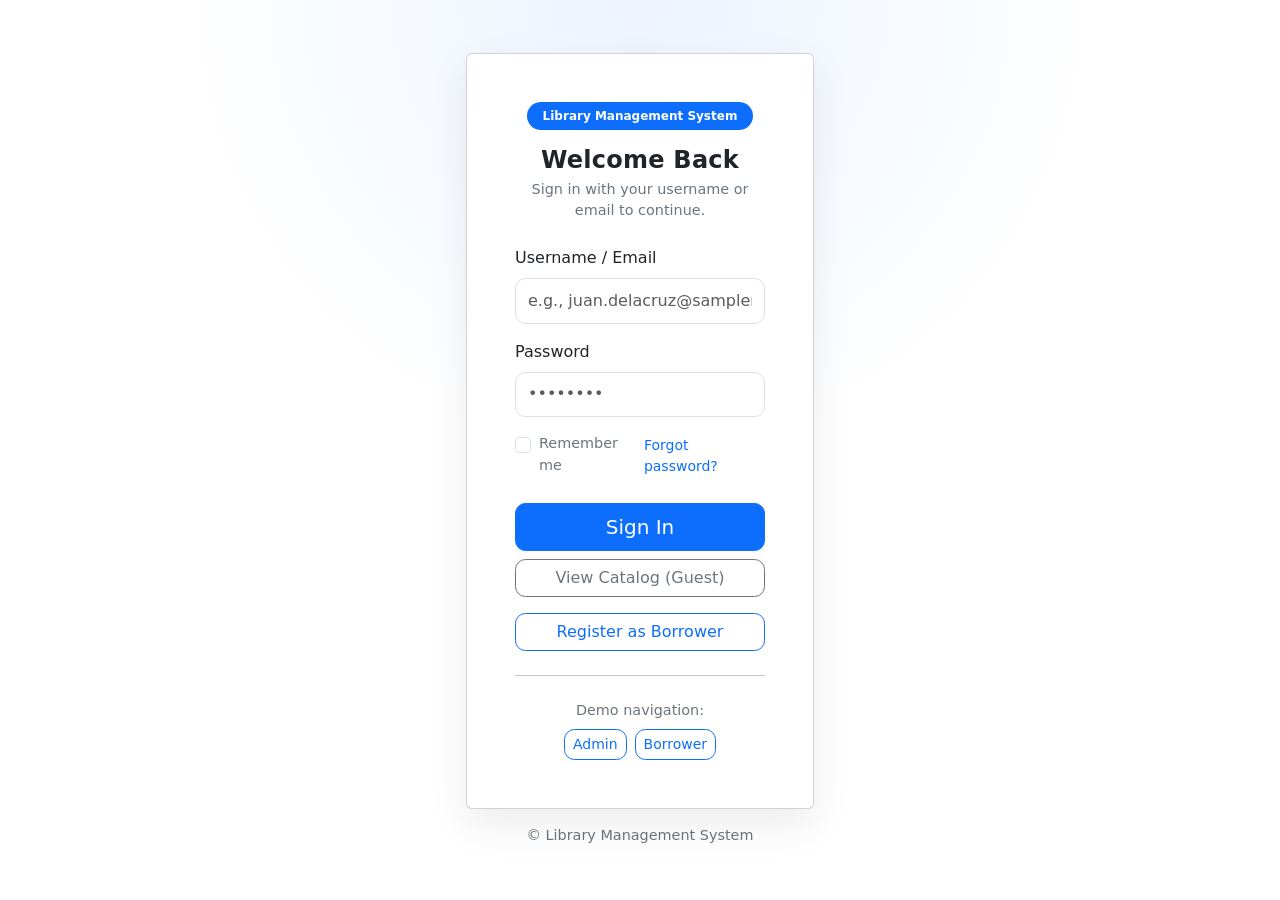
<file: index.html>
<!doctype html>
<html lang="en"><head>
  <meta charset="utf-8">
  <meta http-equiv="refresh" content="0; url=pages/login.html">
  <link rel="canonical" href="pages/login.html">
</head><body></body></html>
</file>
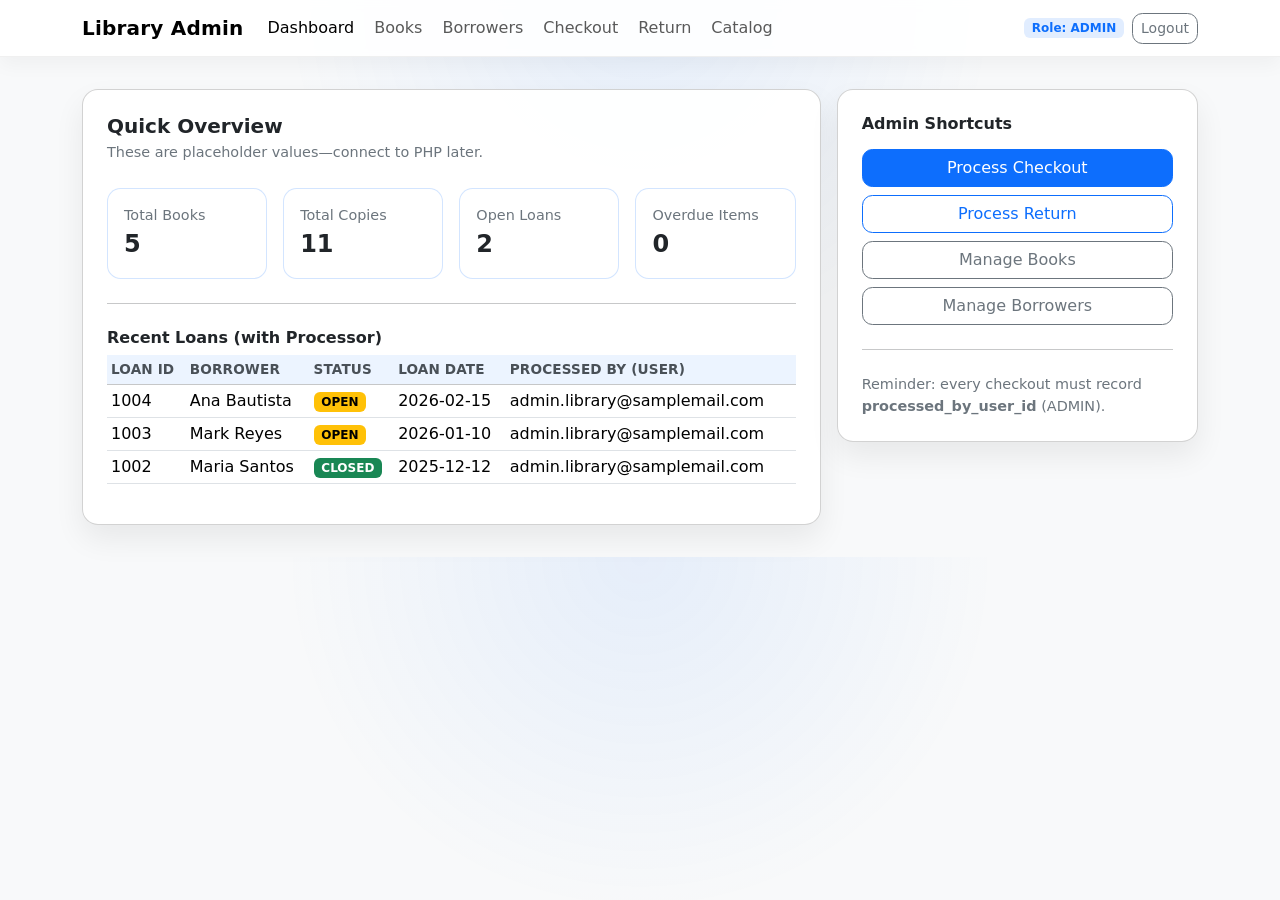
<file: pages/admin-dashboard.html>
<!doctype html>
<html lang="en">
<head>
  <meta charset="utf-8" />
  <meta name="viewport" content="width=device-width, initial-scale=1" />
  <title>Admin Dashboard — Library</title>
  <link rel="stylesheet" href="https://cdn.jsdelivr.net/npm/bootstrap@5.3.3/dist/css/bootstrap.min.css">
  <link rel="stylesheet" href="../assets/css/style.css">
</head>
<body>
<nav class="navbar navbar-expand-lg bg-white border-bottom sticky-top">
  <div class="container">
    <a class="navbar-brand fw-semibold" href="admin-dashboard.html">Library Admin</a>
    <button class="navbar-toggler" type="button" data-bs-toggle="collapse" data-bs-target="#navAdmin">
      <span class="navbar-toggler-icon"></span>
    </button>
    <div id="navAdmin" class="collapse navbar-collapse">
      <ul class="navbar-nav me-auto gap-lg-1">
        <li class="nav-item"><a class="nav-link active" href="admin-dashboard.html">Dashboard</a></li>
        <li class="nav-item"><a class="nav-link" href="books.html">Books</a></li>
        <li class="nav-item"><a class="nav-link" href="borrowers.html">Borrowers</a></li>
        <li class="nav-item"><a class="nav-link" href="checkout.html">Checkout</a></li>
        <li class="nav-item"><a class="nav-link" href="return.html">Return</a></li>
        <li class="nav-item"><a class="nav-link" href="catalog.html">Catalog</a></li>
      </ul>
      <div class="d-flex align-items-center gap-2">
        <span class="badge badge-soft">Role: ADMIN</span>
        <a class="btn btn-sm btn-outline-secondary" href="login.html">Logout</a>
      </div>
    </div>
  </div>
</nav>

<main class="container py-4">
  <div class="row g-3">
    <div class="col-12 col-lg-8">
      <div class="card p-4">
        <h5 class="mb-1">Quick Overview</h5>
        <p class="small-muted mb-4">These are placeholder values—connect to PHP later.</p>

        <div class="row g-3">
          <div class="col-6 col-md-3">
            <div class="border rounded p-3 bg-white">
              <div class="small-muted">Total Books</div>
              <div class="fs-4 fw-semibold">5</div>
            </div>
          </div>
          <div class="col-6 col-md-3">
            <div class="border rounded p-3 bg-white">
              <div class="small-muted">Total Copies</div>
              <div class="fs-4 fw-semibold">11</div>
            </div>
          </div>
          <div class="col-6 col-md-3">
            <div class="border rounded p-3 bg-white">
              <div class="small-muted">Open Loans</div>
              <div class="fs-4 fw-semibold">2</div>
            </div>
          </div>
          <div class="col-6 col-md-3">
            <div class="border rounded p-3 bg-white">
              <div class="small-muted">Overdue Items</div>
              <div class="fs-4 fw-semibold">0</div>
            </div>
          </div>
        </div>

        <hr class="my-4">

        <h6 class="mb-2">Recent Loans (with Processor)</h6>
        <div class="table-responsive">
          <table class="table table-sm align-middle">
            <thead class="table-light">
              <tr>
                <th>Loan ID</th>
                <th>Borrower</th>
                <th>Status</th>
                <th>Loan Date</th>
                <th>Processed By (User)</th>
              </tr>
            </thead>
            <tbody>
              <tr>
                <td>1004</td>
                <td>Ana Bautista</td>
                <td><span class="badge text-bg-warning">OPEN</span></td>
                <td>2026-02-15</td>
                <td>admin.library@samplemail.com</td>
              </tr>
              <tr>
                <td>1003</td>
                <td>Mark Reyes</td>
                <td><span class="badge text-bg-warning">OPEN</span></td>
                <td>2026-01-10</td>
                <td>admin.library@samplemail.com</td>
              </tr>
              <tr>
                <td>1002</td>
                <td>Maria Santos</td>
                <td><span class="badge text-bg-success">CLOSED</span></td>
                <td>2025-12-12</td>
                <td>admin.library@samplemail.com</td>
              </tr>
            </tbody>
          </table>
        </div>

      </div>
    </div>

    <div class="col-12 col-lg-4">
      <div class="card p-4">
        <h6 class="mb-3">Admin Shortcuts</h6>
        <div class="d-grid gap-2">
          <a class="btn btn-primary" href="checkout.html">Process Checkout</a>
          <a class="btn btn-outline-primary" href="return.html">Process Return</a>
          <a class="btn btn-outline-secondary" href="books.html">Manage Books</a>
          <a class="btn btn-outline-secondary" href="borrowers.html">Manage Borrowers</a>
        </div>
        <hr class="my-4">
        <div class="small-muted">
          Reminder: every checkout must record <b>processed_by_user_id</b> (ADMIN).
        </div>
      </div>
    </div>
  </div>
</main>

<script src="https://cdn.jsdelivr.net/npm/bootstrap@5.3.3/dist/js/bootstrap.bundle.min.js"></script>
</body>
</html>
</file>
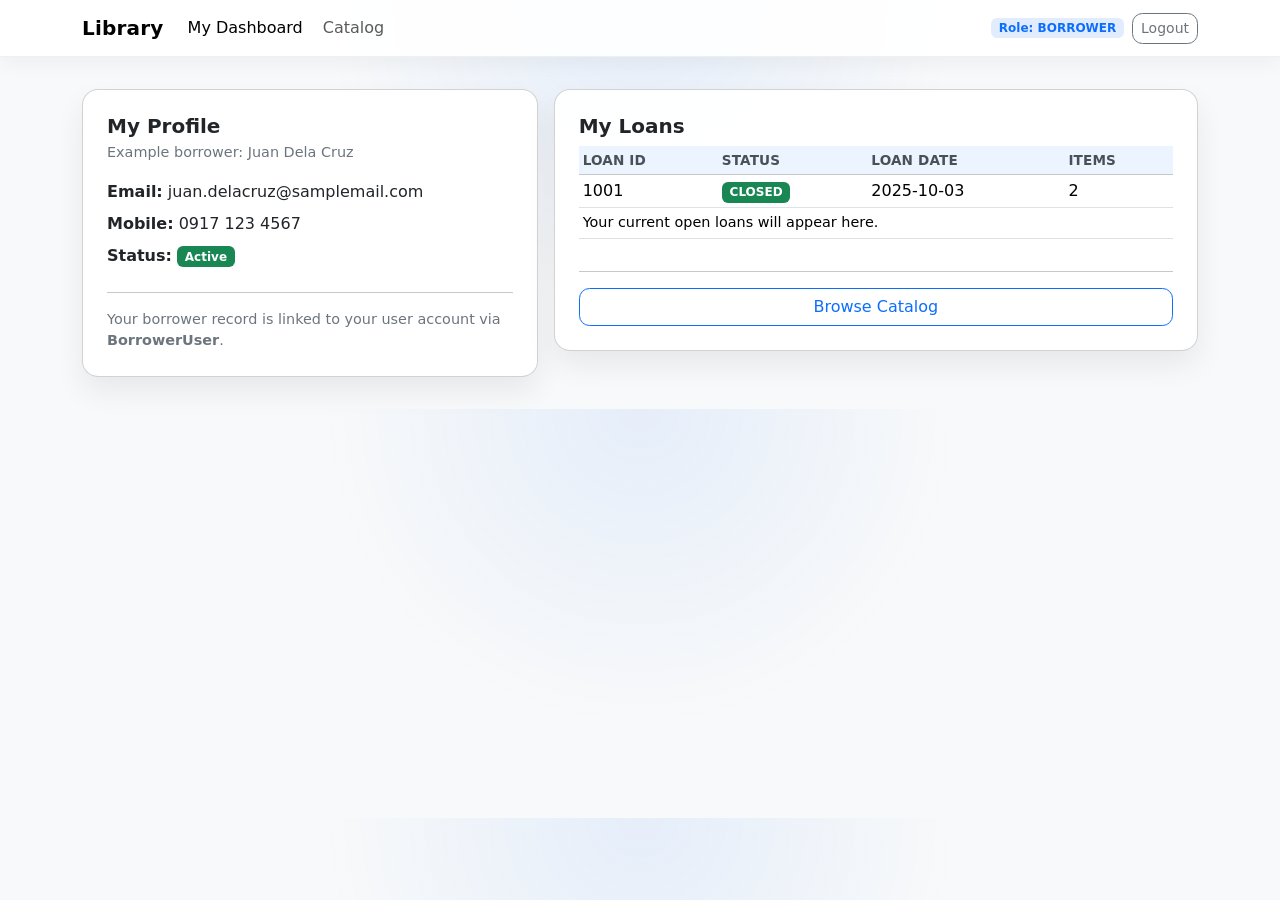
<file: pages/borrower-dashboard.html>
<!doctype html>
<html lang="en">
<head>
  <meta charset="utf-8" />
  <meta name="viewport" content="width=device-width, initial-scale=1" />
  <title>Borrower Dashboard — Library</title>
  <link rel="stylesheet" href="https://cdn.jsdelivr.net/npm/bootstrap@5.3.3/dist/css/bootstrap.min.css">
  <link rel="stylesheet" href="../assets/css/style.css">
</head>
<body>
<nav class="navbar navbar-expand-lg bg-white border-bottom sticky-top">
  <div class="container">
    <a class="navbar-brand fw-semibold" href="borrower-dashboard.html">Library</a>
    <button class="navbar-toggler" type="button" data-bs-toggle="collapse" data-bs-target="#navBorrower">
      <span class="navbar-toggler-icon"></span>
    </button>
    <div id="navBorrower" class="collapse navbar-collapse">
      <ul class="navbar-nav me-auto gap-lg-1">
        <li class="nav-item"><a class="nav-link active" href="borrower-dashboard.html">My Dashboard</a></li>
        <li class="nav-item"><a class="nav-link" href="catalog.html">Catalog</a></li>
      </ul>
      <div class="d-flex align-items-center gap-2">
        <span class="badge badge-soft">Role: BORROWER</span>
        <a class="btn btn-sm btn-outline-secondary" href="login.html">Logout</a>
      </div>
    </div>
  </div>
</nav>

<main class="container py-4">
  <div class="row g-3">
    <div class="col-12 col-lg-5">
      <div class="card p-4">
        <h5 class="mb-1">My Profile</h5>
        <p class="small-muted mb-3">Example borrower: Juan Dela Cruz</p>

        <div class="mb-2"><b>Email:</b> juan.delacruz@samplemail.com</div>
        <div class="mb-2"><b>Mobile:</b> 0917 123 4567</div>
        <div class="mb-2"><b>Status:</b> <span class="badge text-bg-success">Active</span></div>

        <hr class="my-3">
        <div class="small-muted">
          Your borrower record is linked to your user account via <b>BorrowerUser</b>.
        </div>
      </div>
    </div>

    <div class="col-12 col-lg-7">
      <div class="card p-4">
        <h5 class="mb-2">My Loans</h5>
        <div class="table-responsive">
          <table class="table table-sm align-middle">
            <thead class="table-light">
              <tr>
                <th>Loan ID</th>
                <th>Status</th>
                <th>Loan Date</th>
                <th>Items</th>
              </tr>
            </thead>
            <tbody>
              <tr>
                <td>1001</td>
                <td><span class="badge text-bg-success">CLOSED</span></td>
                <td>2025-10-03</td>
                <td>2</td>
              </tr>
              <tr>
                <td class="small-muted" colspan="4">Your current open loans will appear here.</td>
              </tr>
            </tbody>
          </table>
        </div>

        <hr class="my-3">
        <a class="btn btn-outline-primary" href="catalog.html">Browse Catalog</a>
      </div>
    </div>
  </div>
</main>

<script src="https://cdn.jsdelivr.net/npm/bootstrap@5.3.3/dist/js/bootstrap.bundle.min.js"></script>
</body>
</html>
</file>
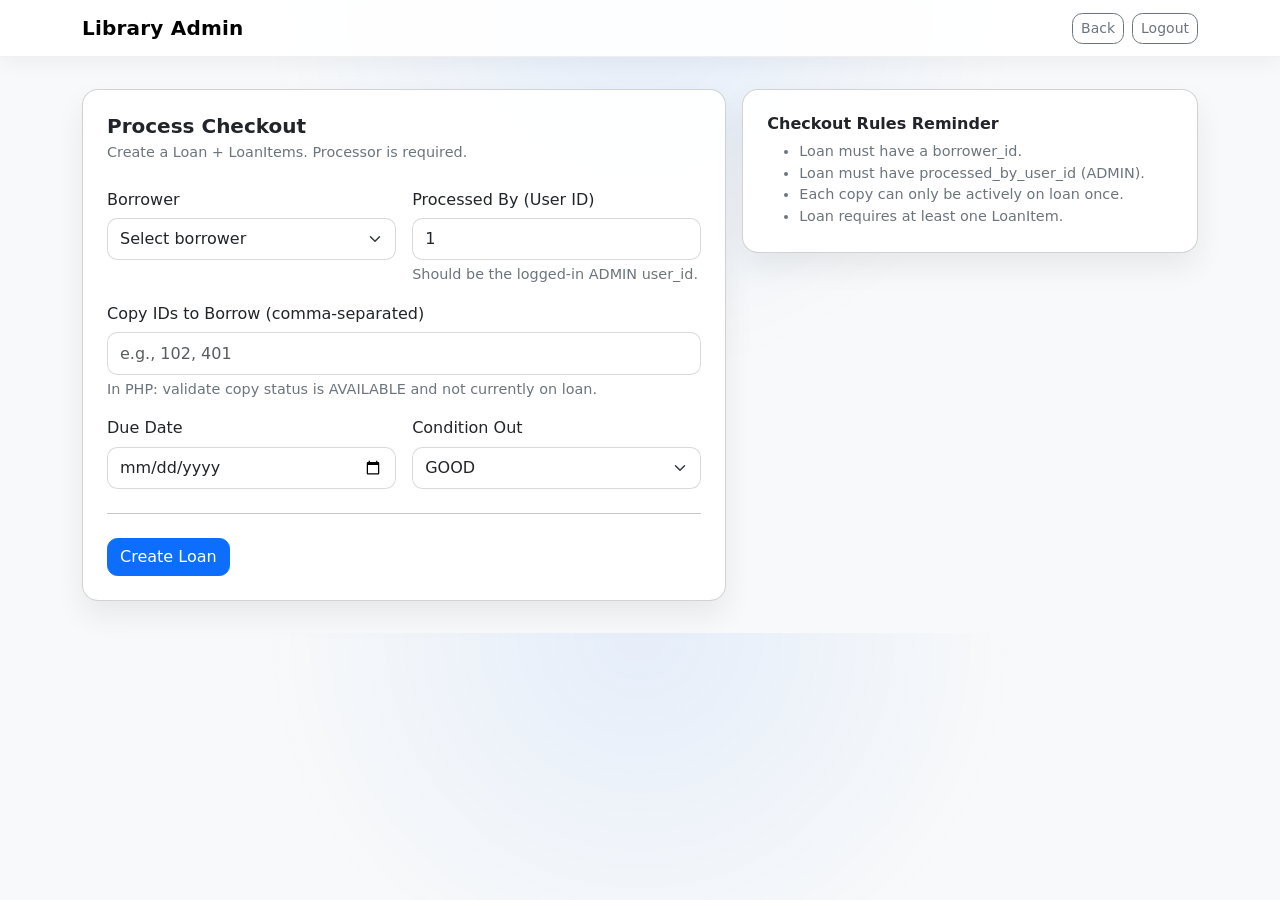
<file: pages/checkout.html>
<!doctype html>
<html lang="en">
<head>
  <meta charset="utf-8" />
  <meta name="viewport" content="width=device-width, initial-scale=1" />
  <title>Checkout — Admin</title>
  <link rel="stylesheet" href="https://cdn.jsdelivr.net/npm/bootstrap@5.3.3/dist/css/bootstrap.min.css">
  <link rel="stylesheet" href="../assets/css/style.css">
</head>
<body>
<nav class="navbar navbar-expand-lg bg-white border-bottom sticky-top">
  <div class="container">
    <a class="navbar-brand fw-semibold" href="admin-dashboard.html">Library Admin</a>
    <div class="ms-auto d-flex gap-2">
      <a class="btn btn-sm btn-outline-secondary" href="admin-dashboard.html">Back</a>
      <a class="btn btn-sm btn-outline-secondary" href="login.html">Logout</a>
    </div>
  </div>
</nav>

<main class="container py-4">
  <div class="row g-3">
    <div class="col-12 col-lg-7">
      <div class="card p-4">
        <h5 class="mb-1">Process Checkout</h5>
        <p class="small-muted mb-4">Create a Loan + LoanItems. Processor is required.</p>

        <!-- Later in PHP: action="../php/loans/create.php" method="POST" -->
        <form action="#" method="POST">
          <div class="row g-3">
            <div class="col-12 col-md-6">
              <label class="form-label">Borrower</label>
              <select class="form-select" name="borrower_id" required>
                <option value="">Select borrower</option>
                <option value="1">Juan Dela Cruz</option>
                <option value="2">Maria Santos</option>
                <option value="3">Mark Reyes</option>
                <option value="4">Ana Bautista</option>
                <option value="6">Grace Mendoza</option>
              </select>
            </div>

            <div class="col-12 col-md-6">
              <label class="form-label">Processed By (User ID)</label>
              <input class="form-control" name="processed_by_user_id" type="number" value="1" required>
              <div class="small-muted mt-1">Should be the logged-in ADMIN user_id.</div>
            </div>

            <div class="col-12">
              <label class="form-label">Copy IDs to Borrow (comma-separated)</label>
              <input class="form-control" name="copy_ids" placeholder="e.g., 102, 401" required>
              <div class="small-muted mt-1">In PHP: validate copy status is AVAILABLE and not currently on loan.</div>
            </div>

            <div class="col-12 col-md-6">
              <label class="form-label">Due Date</label>
              <input class="form-control" name="li_duedate" type="date" required>
            </div>

            <div class="col-12 col-md-6">
              <label class="form-label">Condition Out</label>
              <select class="form-select" name="condition_out" required>
                <option value="GOOD">GOOD</option>
                <option value="DAMAGED">DAMAGED</option>
              </select>
            </div>
          </div>

          <hr class="my-4">
          <button class="btn btn-primary" type="submit">Create Loan</button>
        </form>
      </div>
    </div>

    <div class="col-12 col-lg-5">
      <div class="card p-4">
        <h6 class="mb-2">Checkout Rules Reminder</h6>
        <ul class="small-muted mb-0">
          <li>Loan must have a borrower_id.</li>
          <li>Loan must have processed_by_user_id (ADMIN).</li>
          <li>Each copy can only be actively on loan once.</li>
          <li>Loan requires at least one LoanItem.</li>
        </ul>
      </div>
    </div>
  </div>
</main>

<script src="https://cdn.jsdelivr.net/npm/bootstrap@5.3.3/dist/js/bootstrap.bundle.min.js"></script>
</body>
</html>
</file>
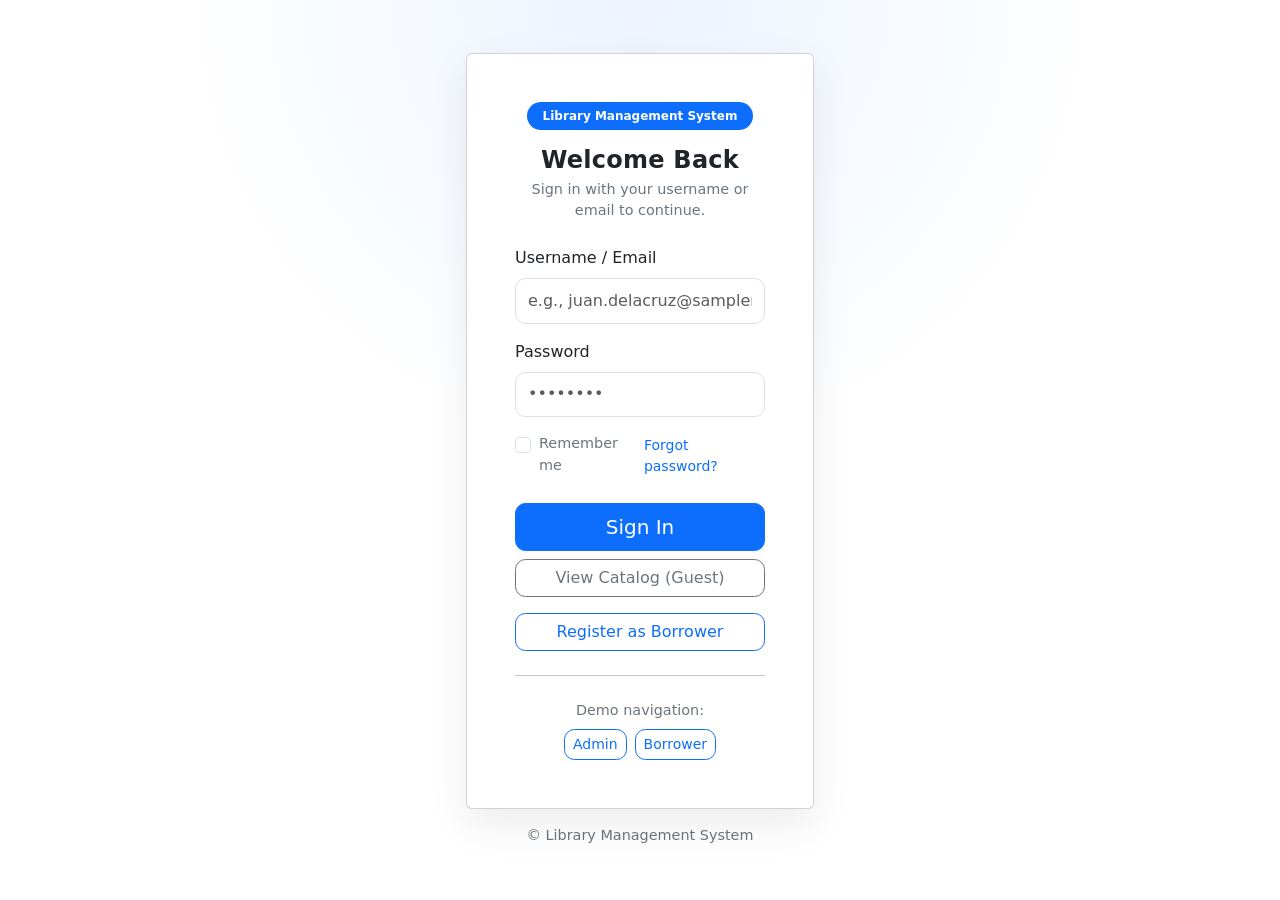
<file: pages/login.html>
<!doctype html>
<html lang="en">
<head>
  <meta charset="utf-8" />
  <meta name="viewport" content="width=device-width, initial-scale=1" />
  <title>Library System — Login</title>
  <link rel="stylesheet" href="https://cdn.jsdelivr.net/npm/bootstrap@5.3.3/dist/css/bootstrap.min.css">
  <link rel="stylesheet" href="../assets/css/style.css">
  <link rel="stylesheet" href="../bootstrap-5.3.3-dist/css/bootstrap.css">
</head>
<body>
  <div class="container app-shell d-flex align-items-center justify-content-center py-4 login-shell">
    <div class="row w-100 justify-content-center">
      <div class="col-12 col-sm-10 col-md-8 col-lg-5 col-xl-4">
        <div class="card p-4 p-md-5 login-card">
          <div class="login-header text-center mb-4">
            <div class="badge rounded-pill text-bg-primary px-3 py-2 mb-3">Library Management System</div>
            <h4 class="mb-1 fw-semibold">Welcome Back</h4>
            <p class="small-muted mb-0">Sign in with your username or email to continue.</p>
          </div>

          <!-- Later in PHP: action="../php/auth/login.php" method="POST" -->
          <form action="#" method="POST">
            <div class="mb-3">
              <label class="form-label fw-medium">Username / Email</label>
              <input class="form-control" name="username" type="text" placeholder="e.g., juan.delacruz@samplemail.com" required>
            </div>
            <div class="mb-3">
              <label class="form-label fw-medium">Password</label>
              <input class="form-control" name="password" type="password" placeholder="••••••••" required>
            </div>

            <div class="d-flex justify-content-between align-items-center mb-4">
              <div class="form-check">
                <input class="form-check-input" type="checkbox" value="1" id="rememberMe">
                <label class="form-check-label small-muted" for="rememberMe">Remember me</label>
              </div>
              <a class="small text-decoration-none" href="#">Forgot password?</a>
            </div>

            <div class="d-grid gap-2">
              <button class="btn btn-primary btn-lg" type="submit">Sign In</button>
              <a class="btn btn-outline-secondary" href="catalog.html">View Catalog (Guest)</a>
            </div>

            <div class="d-grid gap-2 mt-3">
              <a class="btn btn-outline-primary" href="register-borrower.html">Register as Borrower</a>
            </div>

            <hr class="my-4">
            <div class="small-muted text-center">
              Demo navigation:
              <div class="mt-2 d-flex gap-2 flex-wrap justify-content-center">
                <a class="btn btn-sm btn-outline-primary" href="admin-dashboard.html">Admin</a>
                <a class="btn btn-sm btn-outline-primary" href="borrower-dashboard.html">Borrower</a>
              </div>
            </div>
          </form>
        </div>

        <div class="text-center mt-3 small-muted">
          © Library Management System
        </div>
      </div>
    </div>
  </div>
</body>
</html>
</file>
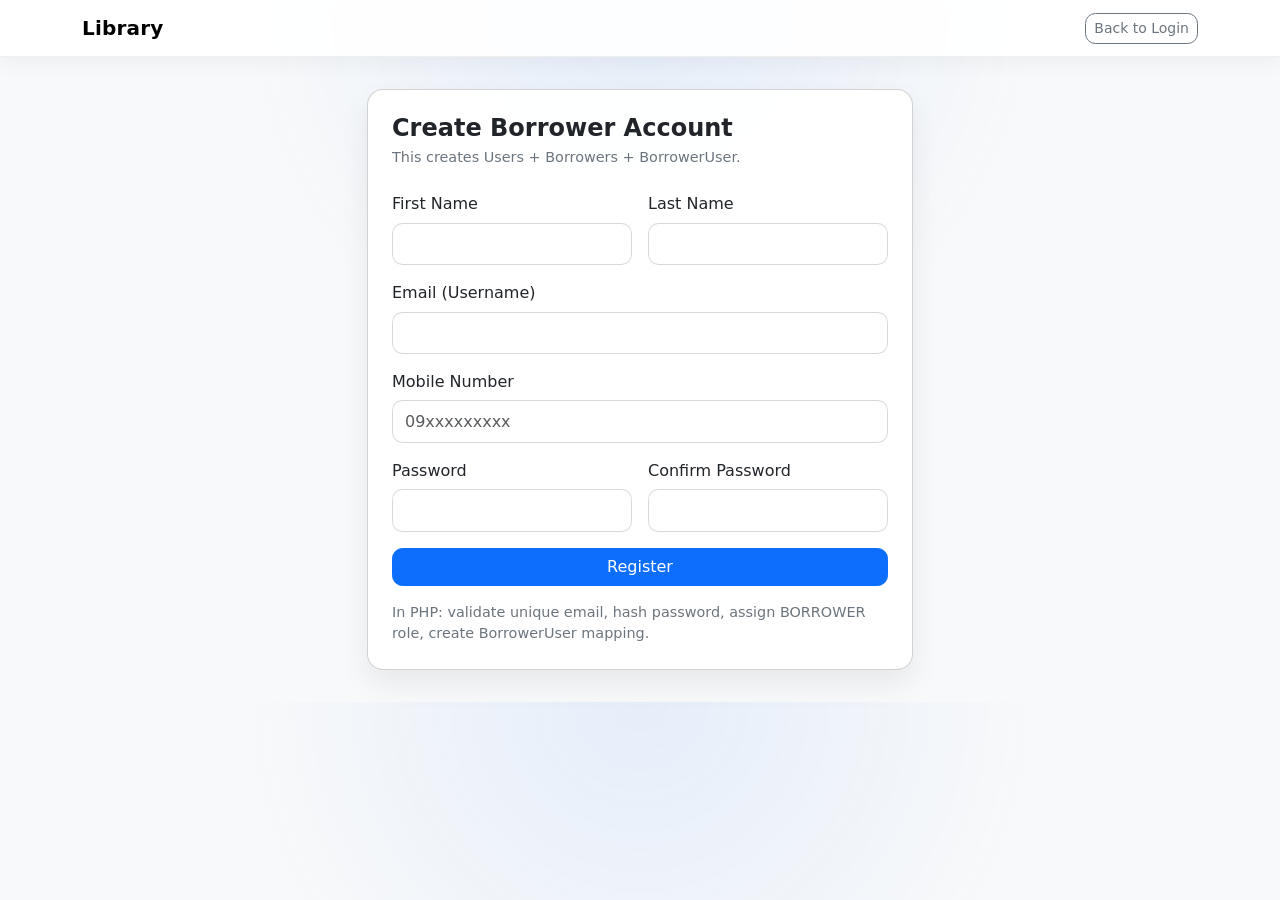
<file: pages/register-borrower.html>
<!doctype html>
<html lang="en">
<head>
  <meta charset="utf-8" />
  <meta name="viewport" content="width=device-width, initial-scale=1" />
  <title>Borrower Registration — Library</title>
  <link rel="stylesheet" href="https://cdn.jsdelivr.net/npm/bootstrap@5.3.3/dist/css/bootstrap.min.css">
  <link rel="stylesheet" href="../assets/css/style.css">
</head>
<body>
<nav class="navbar navbar-expand-lg bg-white border-bottom sticky-top">
  <div class="container">
    <a class="navbar-brand fw-semibold" href="login.html">Library</a>
    <div class="ms-auto">
      <a class="btn btn-sm btn-outline-secondary" href="login.html">Back to Login</a>
    </div>
  </div>
</nav>

<main class="container py-4">
  <div class="row justify-content-center">
    <div class="col-12 col-lg-6">
      <div class="card p-4">
        <h4 class="mb-1">Create Borrower Account</h4>
        <p class="small-muted mb-4">This creates Users + Borrowers + BorrowerUser.</p>

        <!-- Later in PHP: action="../php/auth/register_borrower.php" method="POST" -->
        <form action="#" method="POST" class="row g-3">
          <div class="col-12 col-md-6">
            <label class="form-label">First Name</label>
            <input class="form-control" name="borrower_firstname" required>
          </div>
          <div class="col-12 col-md-6">
            <label class="form-label">Last Name</label>
            <input class="form-control" name="borrower_lastname" required>
          </div>
          <div class="col-12">
            <label class="form-label">Email (Username)</label>
            <input class="form-control" name="username" type="email" required>
          </div>
          <div class="col-12">
            <label class="form-label">Mobile Number</label>
            <input class="form-control" name="borrower_phone_number" placeholder="09xxxxxxxxx" required>
          </div>
          <div class="col-12 col-md-6">
            <label class="form-label">Password</label>
            <input class="form-control" name="password" type="password" required>
          </div>
          <div class="col-12 col-md-6">
            <label class="form-label">Confirm Password</label>
            <input class="form-control" name="confirm_password" type="password" required>
          </div>

          <div class="col-12">
            <button class="btn btn-primary w-100" type="submit">Register</button>
          </div>
          <div class="col-12 small-muted">
            In PHP: validate unique email, hash password, assign BORROWER role, create BorrowerUser mapping.
          </div>
        </form>
      </div>
    </div>
  </div>
</main>

<script src="https://cdn.jsdelivr.net/npm/bootstrap@5.3.3/dist/js/bootstrap.bundle.min.js"></script>
</body>
</html>
</file>
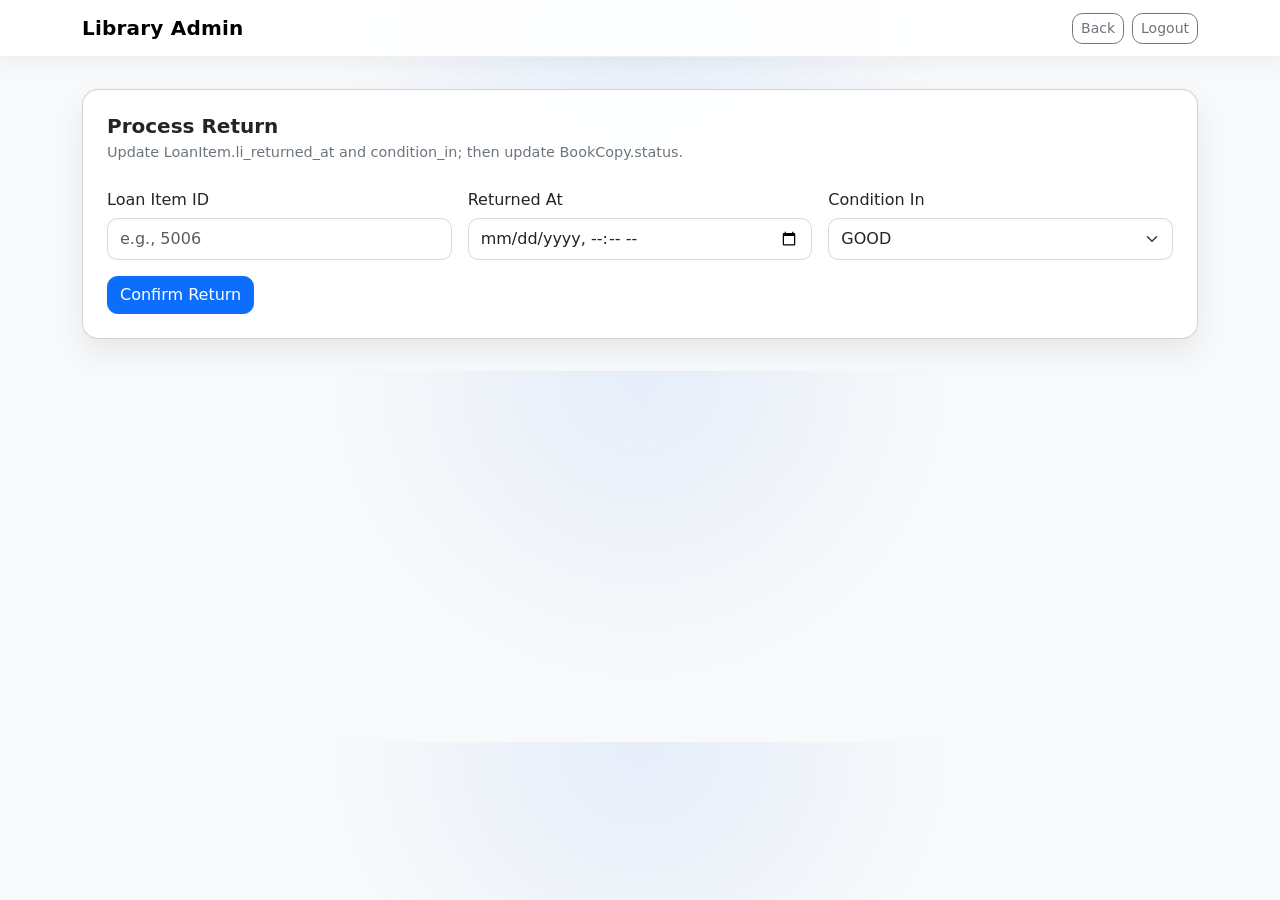
<file: pages/return.html>
<!doctype html>
<html lang="en">
<head>
  <meta charset="utf-8" />
  <meta name="viewport" content="width=device-width, initial-scale=1" />
  <title>Return — Admin</title>
  <link rel="stylesheet" href="https://cdn.jsdelivr.net/npm/bootstrap@5.3.3/dist/css/bootstrap.min.css">
  <link rel="stylesheet" href="../assets/css/style.css">
</head>
<body>
<nav class="navbar navbar-expand-lg bg-white border-bottom sticky-top">
  <div class="container">
    <a class="navbar-brand fw-semibold" href="admin-dashboard.html">Library Admin</a>
    <div class="ms-auto d-flex gap-2">
      <a class="btn btn-sm btn-outline-secondary" href="admin-dashboard.html">Back</a>
      <a class="btn btn-sm btn-outline-secondary" href="login.html">Logout</a>
    </div>
  </div>
</nav>

<main class="container py-4">
  <div class="card p-4">
    <h5 class="mb-1">Process Return</h5>
    <p class="small-muted mb-4">Update LoanItem.li_returned_at and condition_in; then update BookCopy.status.</p>

    <!-- Later in PHP: action="../php/loans/return.php" method="POST" -->
    <form action="#" method="POST" class="row g-3">
      <div class="col-12 col-md-4">
        <label class="form-label">Loan Item ID</label>
        <input class="form-control" name="loan_item_id" type="number" placeholder="e.g., 5006" required>
      </div>
      <div class="col-12 col-md-4">
        <label class="form-label">Returned At</label>
        <input class="form-control" name="li_returned_at" type="datetime-local" required>
      </div>
      <div class="col-12 col-md-4">
        <label class="form-label">Condition In</label>
        <select class="form-select" name="condition_in" required>
          <option value="GOOD">GOOD</option>
          <option value="DAMAGED">DAMAGED</option>
        </select>
      </div>

      <div class="col-12">
        <button class="btn btn-primary" type="submit">Confirm Return</button>
      </div>
    </form>
  </div>
</main>

<script src="https://cdn.jsdelivr.net/npm/bootstrap@5.3.3/dist/js/bootstrap.bundle.min.js"></script>
</body>
</html>
</file>
<file: assets/css/style.css>
/* assets/css/style.css */
body {
	background: radial-gradient(circle at top, rgba(13, 110, 253, 0.08), transparent 42%), #f8f9fa;
	color: var(--bs-body-color);
}

.app-shell { min-height: 100vh; }

.navbar {
	backdrop-filter: blur(5px);
	background-color: rgba(255, 255, 255, 0.9) !important;
	border-color: rgba(0, 0, 0, 0.06) !important;
	box-shadow: 0 8px 18px rgba(0, 0, 0, 0.04);
}

.navbar-brand {
	letter-spacing: 0.01em;
}

main.container {
	padding-top: 2rem !important;
	padding-bottom: 2rem !important;
}

.card {
	border: 1px solid var(--bs-border-color-translucent);
	border-radius: 1rem;
	box-shadow: 0 14px 30px rgba(0, 0, 0, 0.07);
	background-color: rgba(255, 255, 255, 0.95);
}

.card h4,
.card h5,
.card h6 {
	font-weight: 600;
}

.badge-soft {
	background: rgba(13, 110, 253, 0.12);
	color: #0d6efd;
	font-weight: 600;
}

.small-muted { color: #6c757d; font-size: .9rem; }

.form-label {
	font-weight: 500;
	margin-bottom: 0.4rem;
}

.form-control,
.form-select,
.btn {
	border-radius: 0.65rem;
}

.form-control,
.form-select {
	min-height: 2.65rem;
	border-color: rgba(0, 0, 0, 0.15);
}

.form-control:focus,
.form-select:focus {
	box-shadow: 0 0 0 0.2rem rgba(13, 110, 253, 0.15);
	border-color: rgba(13, 110, 253, 0.45);
}

.btn {
	font-weight: 500;
}

.table {
	--bs-table-bg: transparent;
}

.table thead th {
	white-space: nowrap;
	font-size: 0.85rem;
	letter-spacing: 0.01em;
	text-transform: uppercase;
	color: #495057;
	background-color: rgba(13, 110, 253, 0.08) !important;
	border-bottom-width: 1px;
}

.table tbody tr:hover {
	background-color: rgba(13, 110, 253, 0.05);
}

.border.rounded {
	border-color: rgba(13, 110, 253, 0.18) !important;
	border-radius: 0.85rem !important;
	background: rgba(248, 249, 250, 0.72);
}

.modal-content {
	border: 1px solid var(--bs-border-color-translucent);
	border-radius: 1rem;
	box-shadow: 0 20px 36px rgba(0, 0, 0, 0.12);
}

.login-shell {
	max-width: 1200px;
}

.login-card {
	border-radius: 1rem;
	border: 1px solid var(--bs-border-color-translucent);
	box-shadow: 0 1rem 2.5rem rgba(0, 0, 0, 0.08);
	backdrop-filter: blur(1.5px);
}

.login-header h4 {
	letter-spacing: 0.01em;
}

.login-card .form-control {
	min-height: 2.85rem;
	border-radius: 0.65rem;
}

.login-card .btn {
	border-radius: 0.65rem;
}

@media (max-width: 576px) {
	main.container {
		padding-top: 1.2rem !important;
		padding-bottom: 1.2rem !important;
	}

	.card {
		border-radius: 0.85rem;
	}

	.login-card {
		border-radius: 0.85rem;
		padding: 1.25rem !important;
	}
}
</file>
